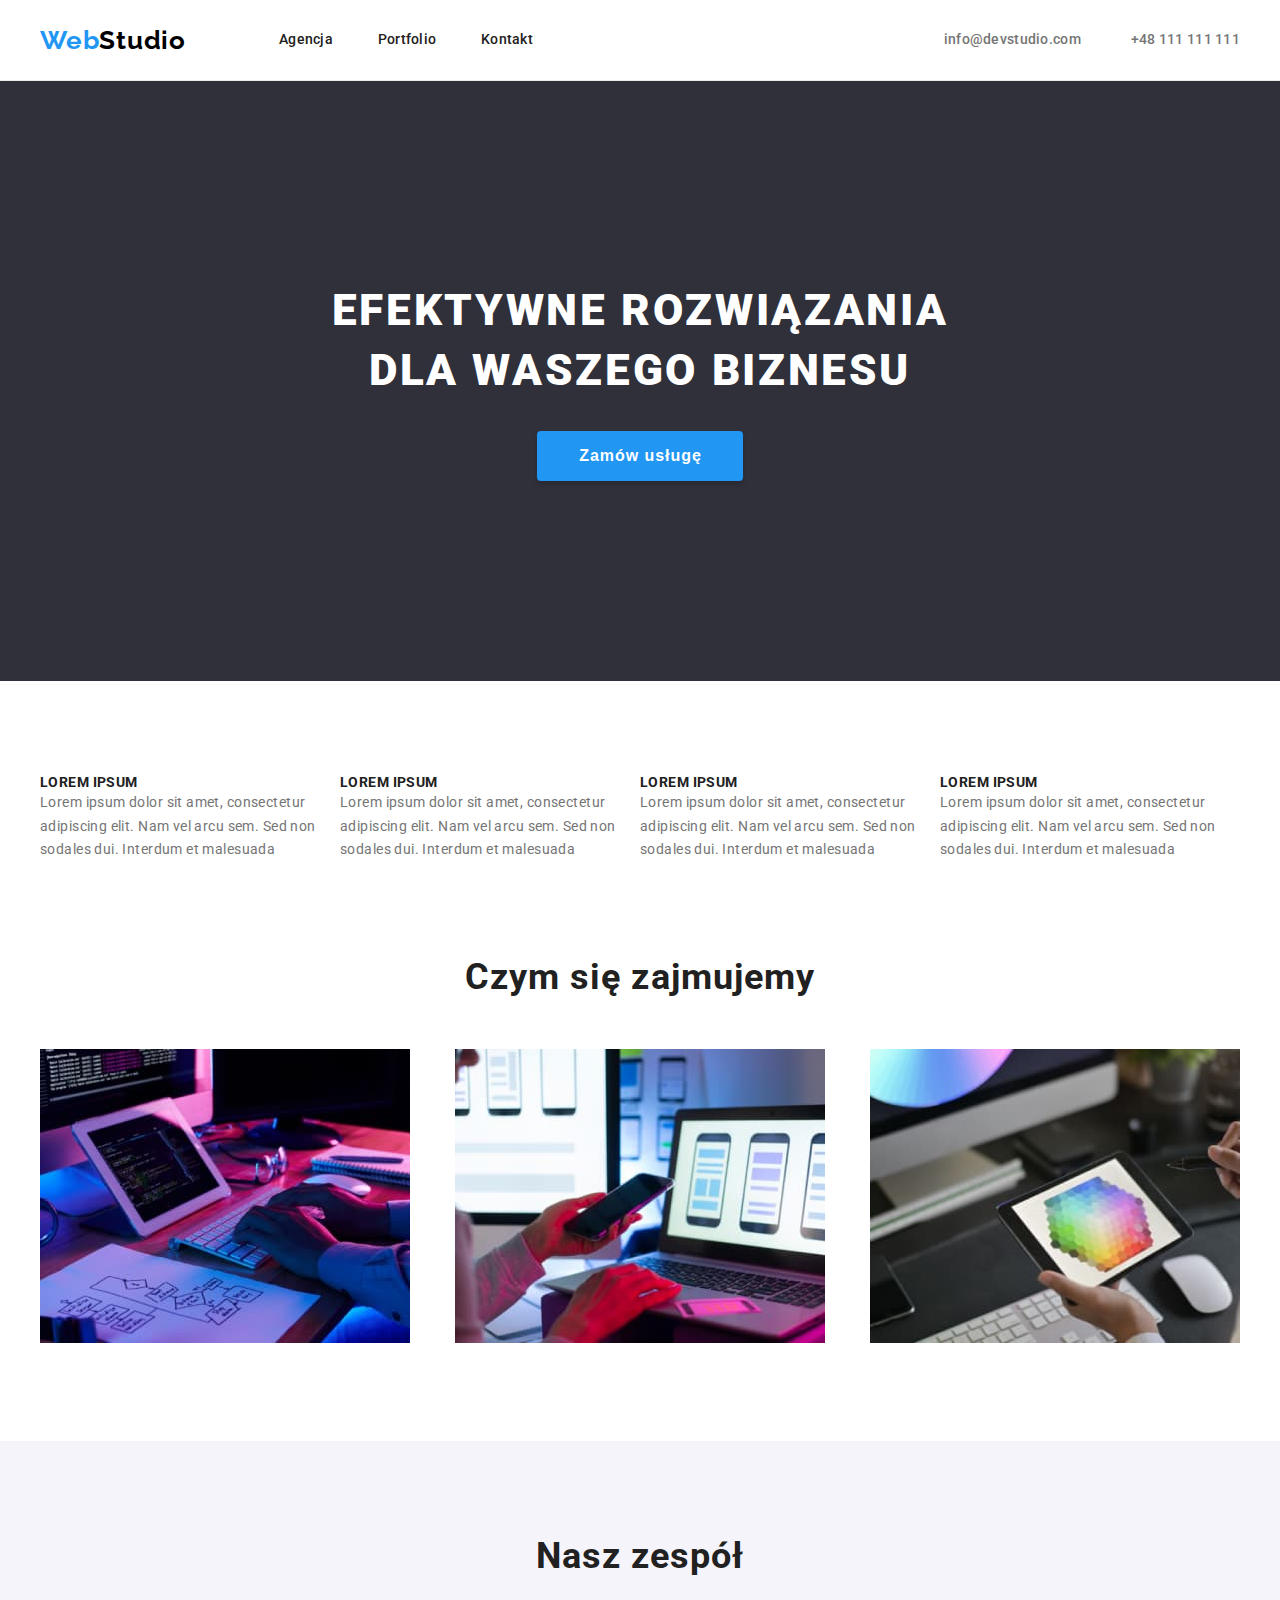
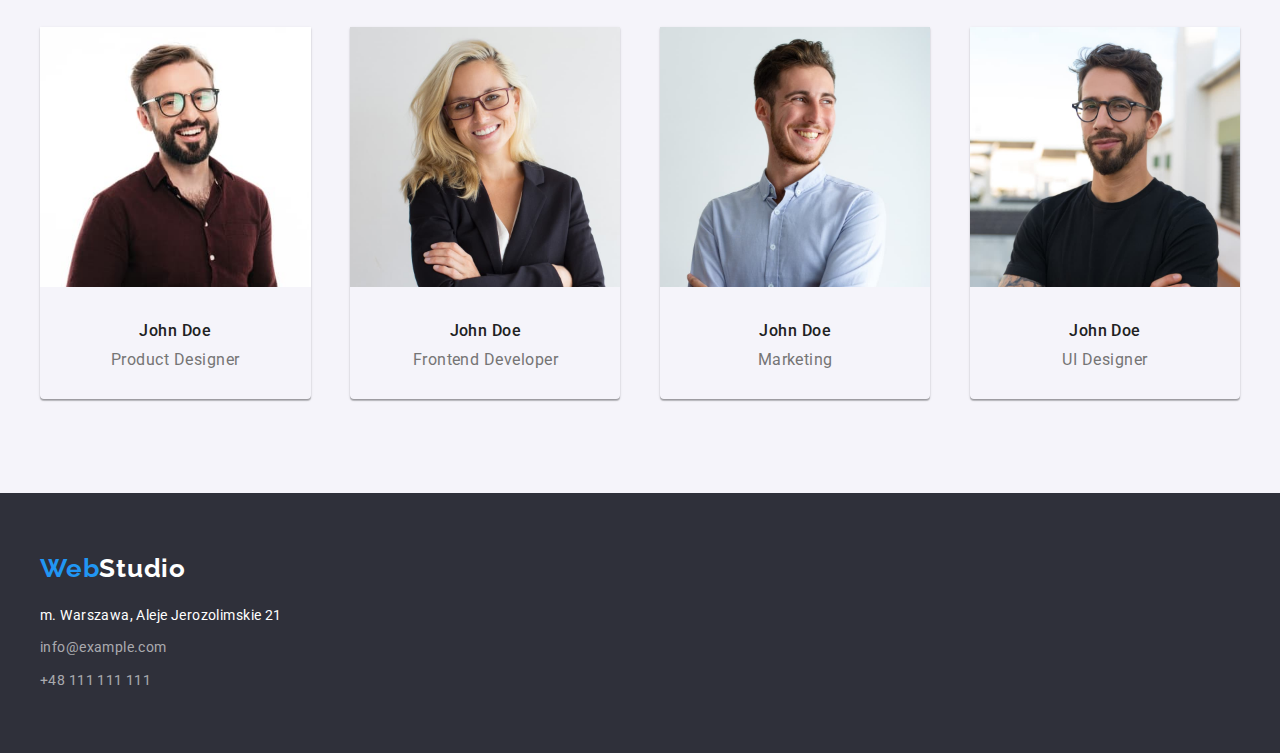
<file: index.html>
<!DOCTYPE html>
<html lang="pl">
  <head>
    <title>Hw-3-main-page</title>
    <meta charset="UTF-8" />
    <meta http-equiv="X-UA-Compatible" content="IE=edge" />
    <meta name="viewport" content="width=device-width, initial-scale=1.0" />
    <link rel="preconnect" href="https://fonts.googleapis.com" />
    <link rel="preconnect" href="https://fonts.gstatic.com" crossorigin />
    <link
      href="https://fonts.googleapis.com/css2?family=Raleway:wght@700&family=Roboto:wght@400;500;700;900&display=swap"
      rel="stylesheet"
    />
    <link
      rel="stylesheet"
      href="https://cdnjs.cloudflare.com/ajax/libs/modern-normalize/1.1.0/modern-normalize.min.css"
      integrity="sha512-wpPYUAdjBVSE4KJnH1VR1HeZfpl1ub8YT/NKx4PuQ5NmX2tKuGu6U/JRp5y+Y8XG2tV+wKQpNHVUX03MfMFn9Q=="
      crossorigin="anonymous"
      referrerpolicy="no-referrer"
    />
    <link rel="stylesheet" href="./css/styles.css" />
  </head>
  <body>
    <header class="page-header">
      <div class="container page-header__container">
        <div class="logo">
          <a class="link" href="./index.html"
            ><span class="logo__span">Web</span>Studio</a
          >
        </div>
        <nav class="navigation">
          <ul class="navigation__list">
            <li class="navigation__item">
              <a class="navigation__link" href="./index.html">Agencja</a>
            </li>
            <li class="navigation__item">
              <a class="navigation__link" href="./portfolio.html">Portfolio</a>
            </li>
            <li class="navigation__item">
              <a class="navigation__link" href="">Kontakt</a>
            </li>
          </ul>
        </nav>
        <ul class="nav-contact">
          <li class="nav-contact__item">
            <a class="link" href="mailto:info@devstudio.com"
              >info@devstudio.com</a
            >
          </li>
          <li class="nav-contact__item">
            <a class="link" href="tel:+48111111111">+48 111 111 111</a>
          </li>
        </ul>
      </div>
    </header>
    <header class="section hero-section">
      <div class="container hero-section__container">
        <h1 class="hero-section__headline">
          Efektywne rozwiązania <br />
          dla waszego biznesu
        </h1>
        <button type="button" class="hero-section__button">Zamów usługę</button>
      </div>
    </header>
    <main>
      <section class="section">
        <div class="container">
          <ul class="our-assets">
            <li class="asset">
              <h3 class="asset__name">LOREM IPSUM</h3>
              <p class="asset__text">
                Lorem ipsum dolor sit amet, consectetur adipiscing elit. Nam vel
                arcu sem. Sed non sodales dui. Interdum et malesuada
              </p>
            </li>
            <li class="asset">
              <h3 class="asset__name">LOREM IPSUM</h3>
              <p class="asset__text">
                Lorem ipsum dolor sit amet, consectetur adipiscing elit. Nam vel
                arcu sem. Sed non sodales dui. Interdum et malesuada
              </p>
            </li>
            <li class="asset">
              <h3 class="asset__name">LOREM IPSUM</h3>
              <p class="asset__text">
                Lorem ipsum dolor sit amet, consectetur adipiscing elit. Nam vel
                arcu sem. Sed non sodales dui. Interdum et malesuada
              </p>
            </li>
            <li class="asset">
              <h3 class="asset__name">LOREM IPSUM</h3>
              <p class="asset__text">
                Lorem ipsum dolor sit amet, consectetur adipiscing elit. Nam vel
                arcu sem. Sed non sodales dui. Interdum et malesuada
              </p>
            </li>
          </ul>
        </div>
        <div class="container services">
          <h2 class="services-headline">Czym się zajmujemy</h2>
          <ul class="gallery">
            <li>
              <img
                class="image"
                width="370"
                height="294"
                src="./images/image1.jpg"
                alt="Close-up image of programer working at his desk in office"
              />
            </li>
            <li>
              <img
                class="image"
                width="370"
                height="294"
                src="./images/image2.jpg"
                alt="Web designer is developing mobile application, holding a smartphone in their hand while sitting in front of a laptop"
              />
            </li>
            <li>
              <img
                class="image"
                width="370"
                height="294"
                src="./images/image3.jpg"
                alt="Close-up image of a web designer working with colour selection graphic displayed on a tablet"
              />
            </li>
          </ul>
        </div>
      </section>
      <section class="our-team">
        <div class="section container">
          <h2 class="our-team-headline">Nasz zespół</h2>
          <ul class="team-cards">
            <li>
              <figure class="card">
                <img
                  class="image"
                  src="./images/person-1.jpg"
                  alt="Picture of John Doe"
                  width="270"
                  height="260"
                />
                <figcaption class="card__description">
                  <h3 class="card__name">John Doe</h3>
                  <p class="card__job">Product Designer</p>
                </figcaption>
              </figure>
            </li>
            <li>
              <figure class="card">
                <img
                  class="image"
                  src="./images/person-2.jpg"
                  alt="Picture of John Doe"
                  width="270"
                  height="260"
                />
                <figcaption class="card__description">
                  <h3 class="card__name">John Doe</h3>
                  <p class="card__job">Frontend Developer</p>
                </figcaption>
              </figure>
            </li>
            <li>
              <figure class="card">
                <img
                  class="image"
                  src="./images/person-3.jpg"
                  alt="Picture of John Doe"
                  width="270"
                  height="260"
                />
                <figcaption class="card__description">
                  <h3 class="card__name">John Doe</h3>
                  <p class="card__job">Marketing</p>
                </figcaption>
              </figure>
            </li>
            <li>
              <figure class="card">
                <img
                  class="image"
                  src="./images/person-4.jpg"
                  alt="Picture of John Doe"
                  width="270"
                  height="260"
                />
                <figcaption class="card__description">
                  <h3 class="card__name">John Doe</h3>
                  <p class="card__job">UI Designer</p>
                </figcaption>
              </figure>
            </li>
          </ul>
        </div>
      </section>
    </main>
    <footer class="footer">
      <div class="container">
        <div class="footer-logo">
          <a class="link" href="./index.html"
            ><span class="footer-logo__span">Web</span>Studio</a
          >
        </div>
        <ul class="footer-contact">
          <li class="footer-contact__item">
            <address class="address">
              m. Warszawa, Aleje Jerozolimskie 21
            </address>
          </li>
          <li class="footer-contact__item">
            <a class="link" href="mailto:info@example.com">info@example.com</a>
          </li>
          <li class="footer-contact__item">
            <a class="link" href="tel:+48111111111">+48 111 111 111</a>
          </li>
        </ul>
      </div>
    </footer>
  </body>
</html>
</file>
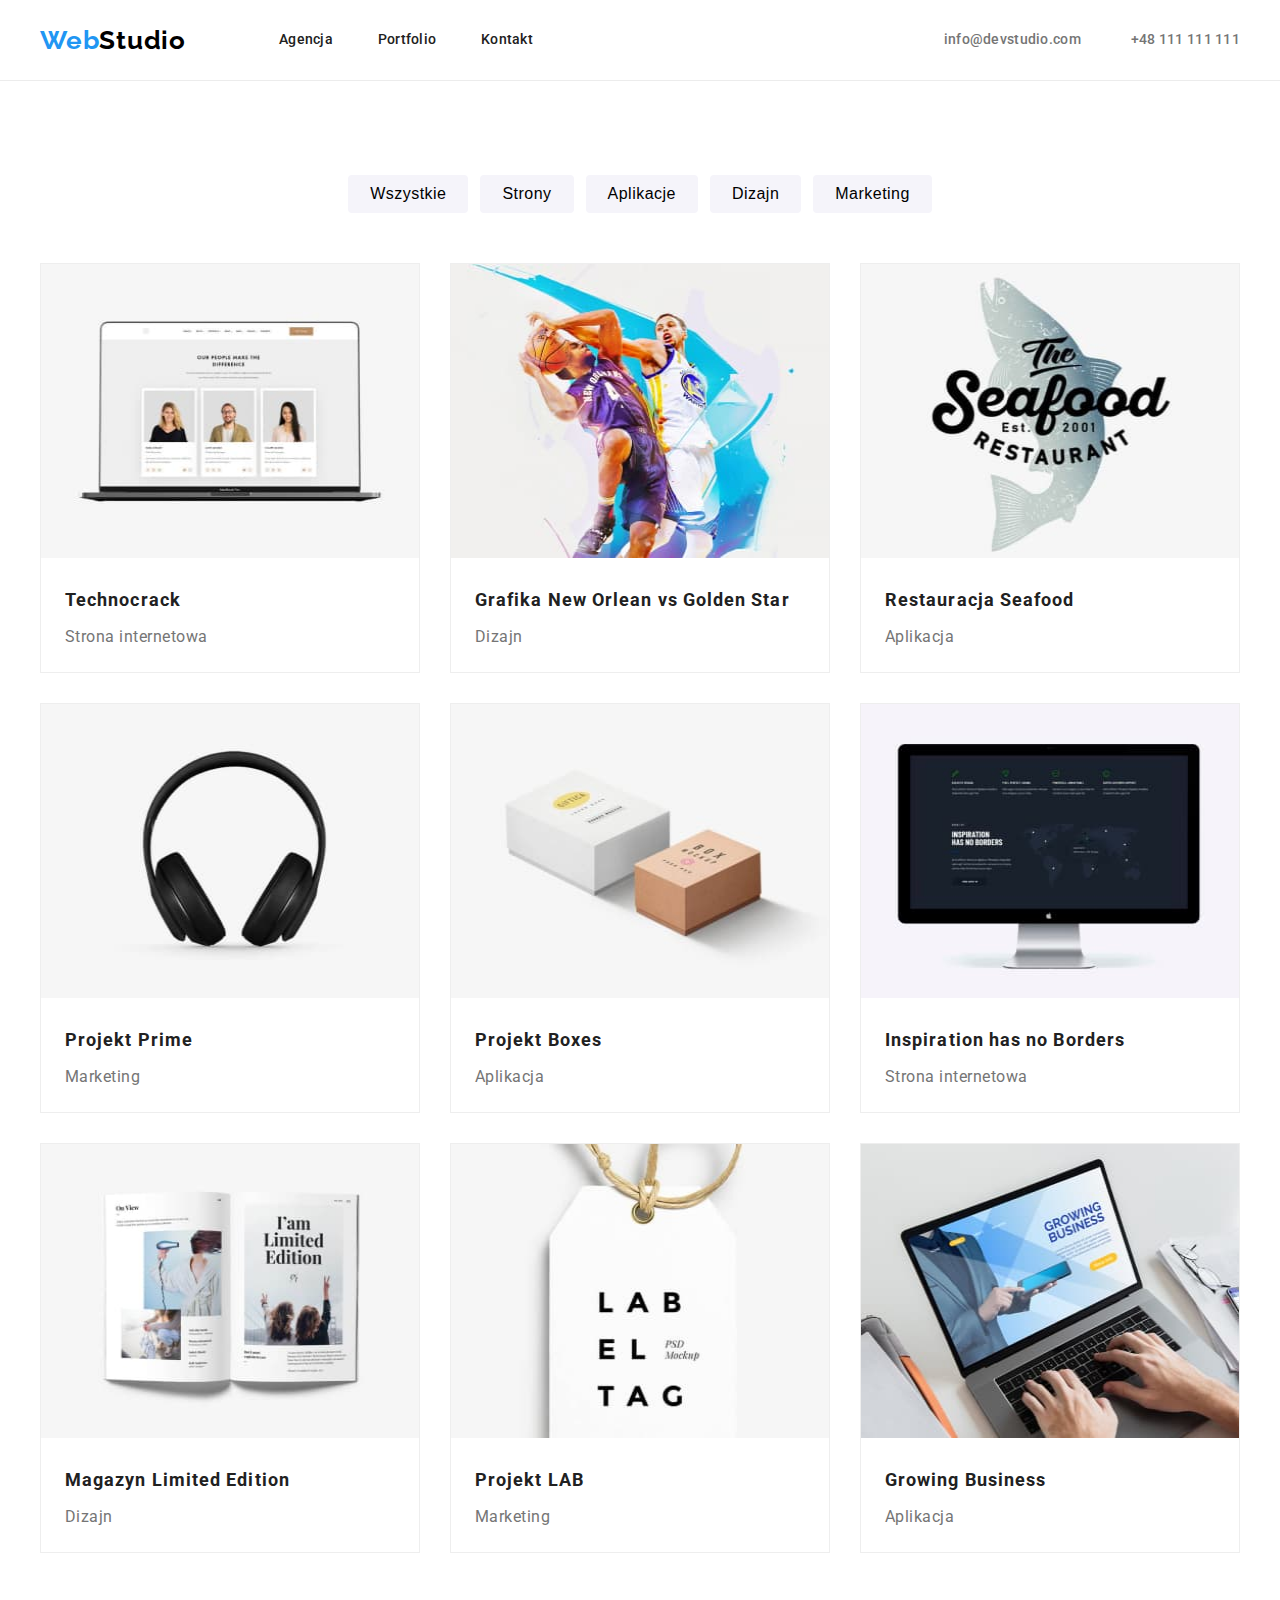
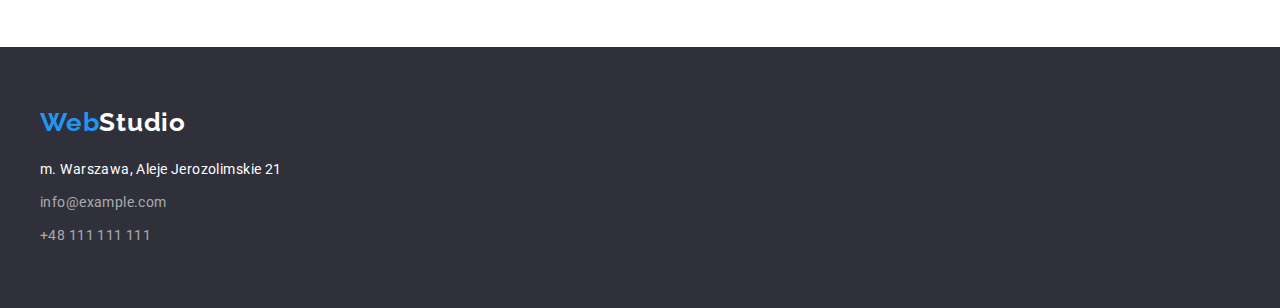
<file: portfolio.html>
<!DOCTYPE html>
<html lang="en">
  <head>
    <meta charset="UTF-8" />
    <meta http-equiv="X-UA-Compatible" content="IE=edge" />
    <meta name="viewport" content="width=device-width, initial-scale=1.0" />
    <title>Hw-3-portfolio</title>
    <link rel="preconnect" href="https://fonts.googleapis.com" />
    <link rel="preconnect" href="https://fonts.gstatic.com" crossorigin />
    <link
      href="https://fonts.googleapis.com/css2?family=Raleway:wght@700&family=Roboto:wght@400;500;700;900&display=swap"
      rel="stylesheet"
    />
    <link
      rel="stylesheet"
      href="https://cdnjs.cloudflare.com/ajax/libs/modern-normalize/1.1.0/modern-normalize.min.css"
      integrity="sha512-wpPYUAdjBVSE4KJnH1VR1HeZfpl1ub8YT/NKx4PuQ5NmX2tKuGu6U/JRp5y+Y8XG2tV+wKQpNHVUX03MfMFn9Q=="
      crossorigin="anonymous"
      referrerpolicy="no-referrer"
    />
    <link rel="stylesheet" href="./css/styles.css" />
  </head>
  <body>
    <header class="page-header">
      <div class="container page-header__container">
        <div class="logo">
          <a class="link" href="./index.html"
            ><span class="logo__span">Web</span>Studio</a
          >
        </div>
        <nav class="navigation">
          <ul class="navigation__list">
            <li class="navigation__item">
              <a class="navigation__link" href="./index.html">Agencja</a>
            </li>
            <li class="navigation__item">
              <a class="navigation__link" href="./portfolio.html">Portfolio</a>
            </li>
            <li class="navigation__item">
              <a class="navigation__link" href="">Kontakt</a>
            </li>
          </ul>
        </nav>
        <ul class="nav-contact">
          <li class="nav-contact__item">
            <a class="link" href="mailto:info@devstudio.com"
              >info@devstudio.com</a
            >
          </li>
          <li class="nav-contact__item">
            <a class="link" href="tel:+48111111111">+48 111 111 111</a>
          </li>
        </ul>
      </div>
    </header>
    <main>
      <section class="section container">
        <ul class="filters">
          <li class="filters__item">
            <button class="filters__button" type="button">Wszystkie</button>
          </li>
          <li class="filters__item">
            <button class="filters__button" type="button">Strony</button>
          </li>
          <li class="filters__item">
            <button class="filters__button" type="button">Aplikacje</button>
          </li>
          <li class="filters__item">
            <button class="filters__button" type="button">Dizajn</button>
          </li>
          <li class="filters__item">
            <button class="filters__button" type="button">Marketing</button>
          </li>
        </ul>
        <ul class="portfolio">
          <li class="project">
            <figure>
              <img
                class="image"
                src="./images/portfolio/img(1).jpg"
                alt="Website displayed on a laptop"
                width="370"
                height="294"
              />
              <figcaption class="project__textbox">
                <h3 class="project__name">Technocrack</h3>
                <p class="project__description">Strona internetowa</p>
              </figcaption>
            </figure>
          </li>

          <li class="project">
            <figure>
              <img
                class="image"
                src="./images/portfolio/img(2).jpg"
                alt="Basketball players"
                width="370"
                height="294"
              />
              <figcaption class="project__textbox">
                <h3 class="project__name">Grafika New Orlean vs Golden Star</h3>
                <p class="project__description">Dizajn</p>
              </figcaption>
            </figure>
          </li>

          <li class="project">
            <figure>
              <img
                class="image"
                src="./images/portfolio/img(3).jpg"
                alt="Restaurant logo"
                width="370"
                height="294"
              />
              <figcaption class="project__textbox">
                <h3 class="project__name">Restauracja Seafood</h3>
                <p class="project__description">Aplikacja</p>
              </figcaption>
            </figure>
          </li>

          <li class="project">
            <figure>
              <img
                class="image"
                src="./images/portfolio/img(4).jpg"
                alt="Headphones"
                width="370"
                height="294"
              />
              <figcaption class="project__textbox">
                <h3 class="project__name">Projekt Prime</h3>
                <p class="project__description">Marketing</p>
              </figcaption>
            </figure>
          </li>

          <li class="project">
            <figure>
              <img
                class="image"
                src="./images/portfolio/img(5).jpg"
                alt="Paper boxes"
                width="370"
                height="294"
              />
              <figcaption class="project__textbox">
                <h3 class="project__name">Projekt Boxes</h3>
                <p class="project__description">Aplikacja</p>
              </figcaption>
            </figure>
          </li>

          <li class="project">
            <figure>
              <img
                class="image"
                src="./images/portfolio/img(6).jpg"
                alt="Monitor screen"
                width="370"
                height="294"
              />
              <figcaption class="project__textbox">
                <h3 class="project__name">Inspiration has no Borders</h3>
                <p class="project__description">Strona internetowa</p>
              </figcaption>
            </figure>
          </li>

          <li class="project">
            <figure>
              <img
                class="image"
                src="./images/portfolio/img(7).jpg"
                alt="Magazine pages"
                width="370"
                height="294"
              />
              <figcaption class="project__textbox">
                <h3 class="project__name">Magazyn Limited Edition</h3>
                <p class="project__description">Dizajn</p>
              </figcaption>
            </figure>
          </li>

          <li class="project">
            <figure>
              <img
                class="image"
                src="./images/portfolio/img(8).jpg"
                alt="Printed label"
                width="370"
                height="294"
              />
              <figcaption class="project__textbox">
                <h3 class="project__name">Projekt LAB</h3>
                <p class="project__description">Marketing</p>
              </figcaption>
            </figure>
          </li>

          <li class="project">
            <figure>
              <img
                class="image"
                src="./images/portfolio/img(9).jpg"
                alt="Close-up image of a person's hands writing on a laptop"
                width="370"
                height="294"
              />
              <figcaption class="project__textbox">
                <h3 class="project__name">Growing Business</h3>
                <p class="project__description">Aplikacja</p>
              </figcaption>
            </figure>
          </li>
        </ul>
      </section>
    </main>
    <footer class="footer">
      <div class="container">
        <div class="footer-logo">
          <a class="link" href="./index.html"
            ><span class="footer-logo__span">Web</span>Studio</a
          >
        </div>
        <ul class="footer-contact">
          <li class="footer-contact__item">
            <address class="address">
              m. Warszawa, Aleje Jerozolimskie 21
            </address>
          </li>
          <li class="footer-contact__item">
            <a class="link" href="mailto:info@example.com">info@example.com</a>
          </li>
          <li class="footer-contact__item">
            <a class="link" href="tel:+48111111111">+48 111 111 111</a>
          </li>
        </ul>
      </div>
    </footer>
  </body>
</html>
</file>
<file: css/styles.css>
@import url("https://fonts.googleapis.com/css2?family=Raleway:wght@700&family=Roboto:wght@400;500;700;900&display=swap");

:root {
  --main-font-family: "Roboto", sans-serif;
  --primary-color: #212121;
  --secondary-color: #757575;
  --dark-background-color: #2f303a;
  --grey-backgroud-color: #f5f4fa;
}

body {
  color: var(--primary-color);
  font-family: var(--main-font-family);
}

* {
  margin: 0;
  padding: 0;
  box-sizing: border-box;
}

.image {
  width: 100%;
}

.container {
  width: 1200px;
  margin: 0 auto;
  justify-content: center;
}

.logo {
  color: #000000;
  font-family: "Raleway", sans-serif;
  font-weight: 700;
  font-size: 26px;
  line-height: 1.19; /*31px*/
  letter-spacing: 0.03em;
}

.logo__span {
  color: #2196f3;
}

.link {
  text-decoration: none;
  color: inherit;
}

.page-header {
  font-weight: 500;
  font-size: 14px;
  line-height: 1.14; /*16px*/
  letter-spacing: 0.02em;
  border-bottom: 1px solid #ececec;
}

.page-header__container {
  display: flex;
  align-items: center;
  justify-content: center;
  height: 80px;
}

.navigation__list {
  display: flex;
  justify-content: space-between;
  width: 254px;
  margin-left: 93px;
  padding: 0;
}

.navigation__link {
  text-decoration: none;
  color: inherit;
}

.navigation__item {
  list-style: none;
}

.navigation__item:hover,
.navigation__item:focus,
.navigation__item:active {
  color: #2196f3;
}

.nav-contact {
  color: var(--secondary-color);
  display: flex;
  margin-left: auto;
}

.nav-contact__item:focus,
.nav-contact__item:hover,
.nav-contact__item:active {
  color: #2196f3;
}

.nav-contact__item {
  display: flex;
  list-style: none;
  padding-left: 50px;
  padding-right: 0;
}

.section {
  padding: 94px 0;
}

.hero-section {
  background-color: var(--dark-background-color);
}

.hero-section__container {
  display: flex;
  flex-direction: column;
  align-items: center;
}

.hero-section__headline {
  text-transform: uppercase;
  font-size: 44px;
  line-height: 1.36; /*60px*/
  text-align: center;
  letter-spacing: 0.06em;
  color: #ffffff;
  font-weight: 900;
  padding-top: 106px;
  margin-bottom: 30px;
}

.hero-section__button {
  background: #2196f3;
  font-weight: 700;
  font-size: 16px;
  line-height: 1.875; /*30px*/
  letter-spacing: 0.06em;
  color: #ffffff;
  cursor: pointer;
  border: none;
  box-shadow: 0px 4px 4px rgba(0, 0, 0, 0.15);
  border-radius: 4px;
  margin-bottom: 106px;
  padding: 10px 41px 10px 42px;
}

.our-assets {
  display: flex;
}

.asset {
  list-style: none;
}

.asset__name {
  font-weight: 700;
  font-size: 14px;
  line-height: 1.14; /*16px*/
  letter-spacing: 0.03em;
}

.asset__text {
  font-size: 14px;
  line-height: 1.71; /*24px*/
  letter-spacing: 0.03em;
  color: var(--secondary-color);
}

.services {
  padding-top: 94px;
}
.services-headline {
  font-weight: 700;
  font-size: 36px;
  line-height: 1.17; /*42px*/
  text-align: center;
  letter-spacing: 0.03em;
  padding-bottom: 50px;
}

.gallery {
  list-style: none;
  display: flex;
  justify-content: space-between;
}

.our-team {
  background-color: var(--grey-backgroud-color);
}

.our-team-headline {
  font-weight: 700;
  font-size: 36px;
  line-height: 1, 17; /*42px*/
  text-align: center;
  letter-spacing: 0.03em;
  padding-bottom: 50px;
}

.team-cards {
  list-style: none;
  display: flex;
  justify-content: space-between;
}

.card {
  box-shadow: 0px 1px 3px rgba(0, 0, 0, 0.12), 0px 1px 1px rgba(0, 0, 0, 0.14),
    0px 2px 1px rgba(0, 0, 0, 0.2);
  border-radius: 0px 0px 4px 4px;
}

.card__description {
  padding: 30px 0;
}

.card__name {
  font-weight: 500;
  font-size: 16px;
  line-height: 1.19; /*19px*/
  text-align: center;
  letter-spacing: 0.03em;
}

.card__job {
  font-weight: 400;
  font-size: 16px;
  line-height: 1.19; /*19px*/
  text-align: center;
  letter-spacing: 0.03em;
  color: var(--secondary-color);
  padding-top: 10px;
}

.footer {
  background-color: var(--dark-background-color);
}

.footer-logo {
  color: #ffffff;
  font-family: "Raleway", sans-serif;
  font-weight: 700;
  font-size: 26px;
  line-height: 1.19; /*31px*/
  letter-spacing: 0.03em;
  padding-top: 60px;
  padding-bottom: 20px;
}

.footer-logo__span {
  color: #2196f3;
}

.footer-contact {
  padding-bottom: 60px;
}

.footer-contact__item {
  color: rgba(255, 255, 255, 0.6);
  font-size: 14px;
  line-height: 1.71; /*24px*/
  letter-spacing: 0.03em;
  font-style: normal;
  list-style: none;
}

.footer-contact__item + .footer-contact__item {
  margin-top: 9px;
}

.address {
  color: #ffffff;
  font-style: normal;
}

/* Portfolio styles */

.filters {
  list-style: none;
  display: flex;
  justify-content: center;
}

.filters__button {
  cursor: pointer;
  font-weight: 500;
  font-size: 16px;
  line-height: 1.625; /*26px*/
  text-align: center;
  letter-spacing: 0.03em;
  border: none;
  background: #f5f4fa;
  border-radius: 4px;
  padding: 6px 22px;
}

.filters__item:not(:last-child) {
  margin-right: 12px;
}

.filters__button:active,
.filters__button:hover,
.filters__button:focus {
  color: #ffffff;
  background-color: #2196f3;
  box-shadow: 0px 3px 1px rgba(0, 0, 0, 0.1), 0px 1px 2px rgba(0, 0, 0, 0.08),
    0px 2px 2px rgba(0, 0, 0, 0.12);
  border-radius: 4px;
}

.portfolio {
  margin-top: 50px;
  display: flex;
  flex-wrap: wrap;
  gap: 30px;
}

.project {
  list-style: none;
  border: 1px solid #eeeeee;
  flex-basis: calc((100% - 60px) / 3);
  margin-block-start: 0;
}

.project__textbox {
  padding: 20px 24px;
}

.project__name {
  font-weight: 700;
  font-size: 18px;
  line-height: 2; /*36px*/
  letter-spacing: 0.06em;
  padding-bottom: 4px;
}

.project__description {
  color: var(--secondary-color);
  font-weight: 400;
  font-size: 16px;
  line-height: 1.875; /*30px*/
  letter-spacing: 0.03em;
}
</file>
